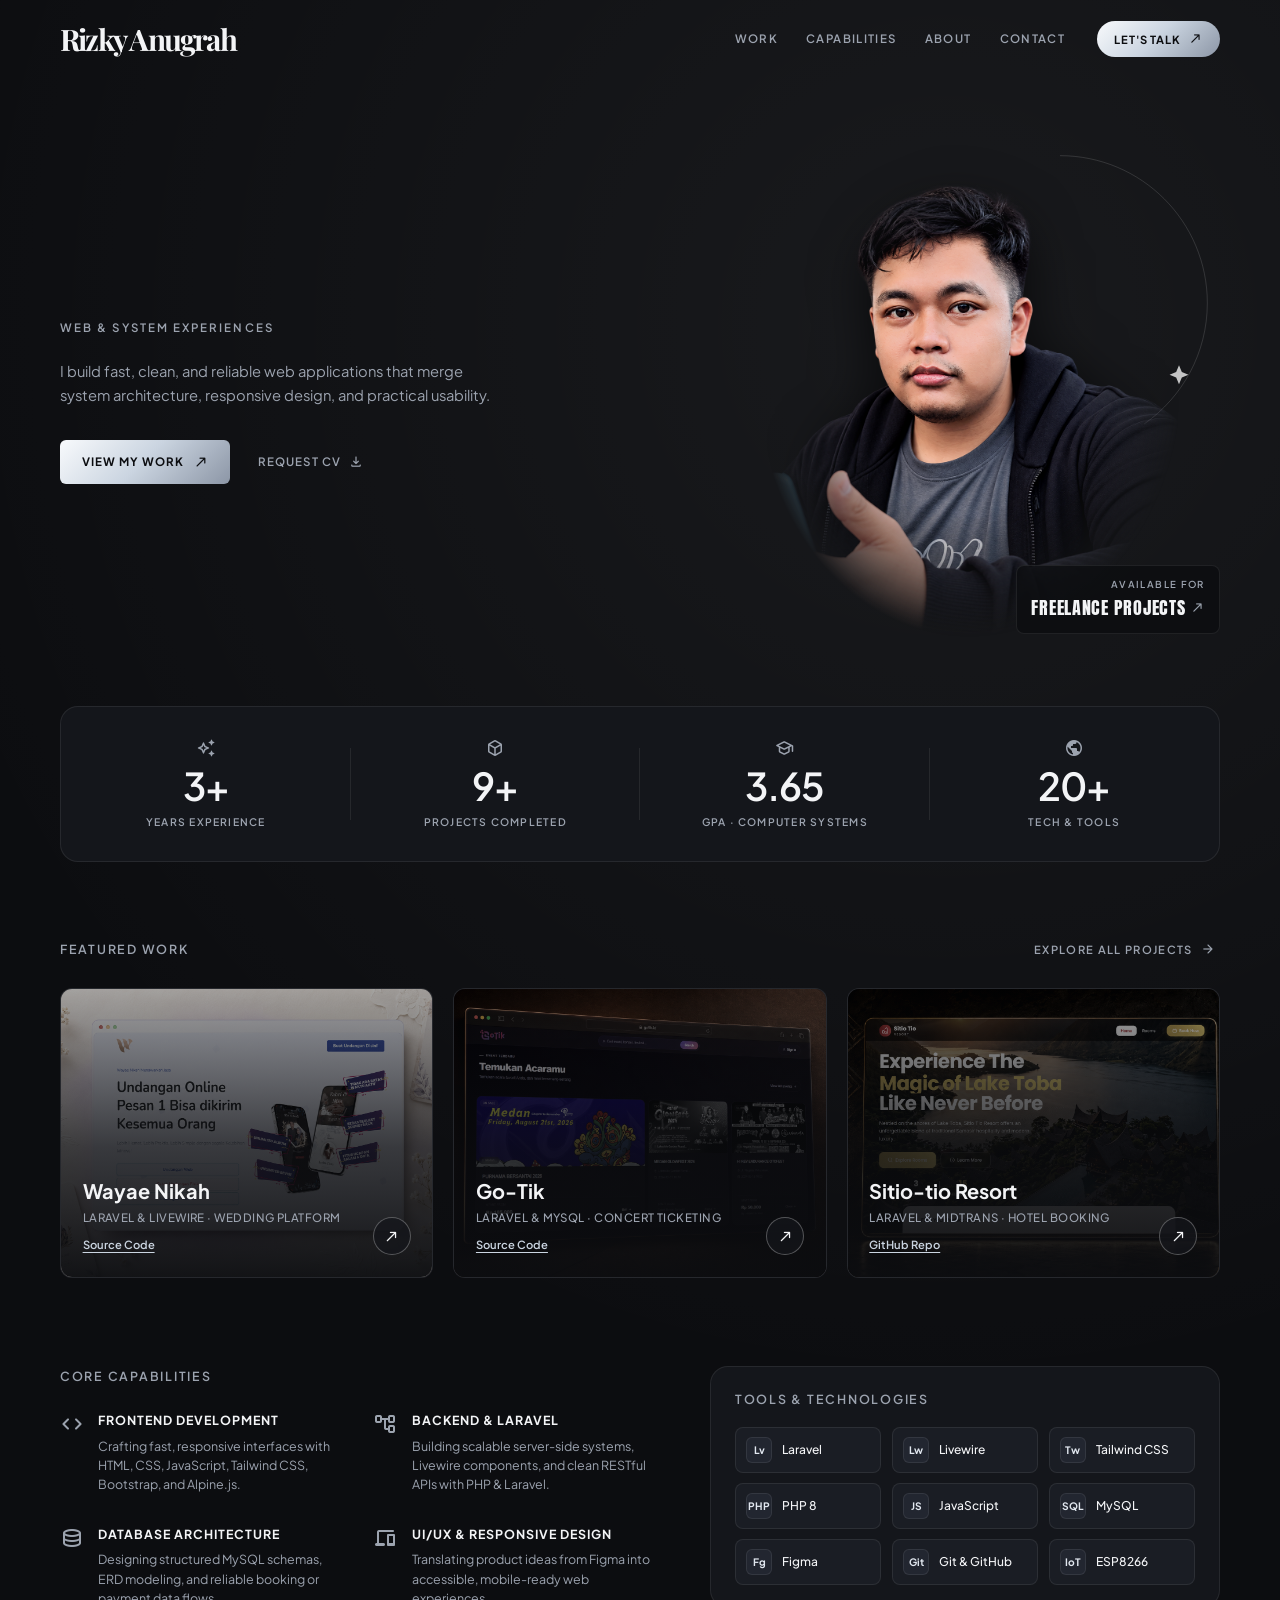
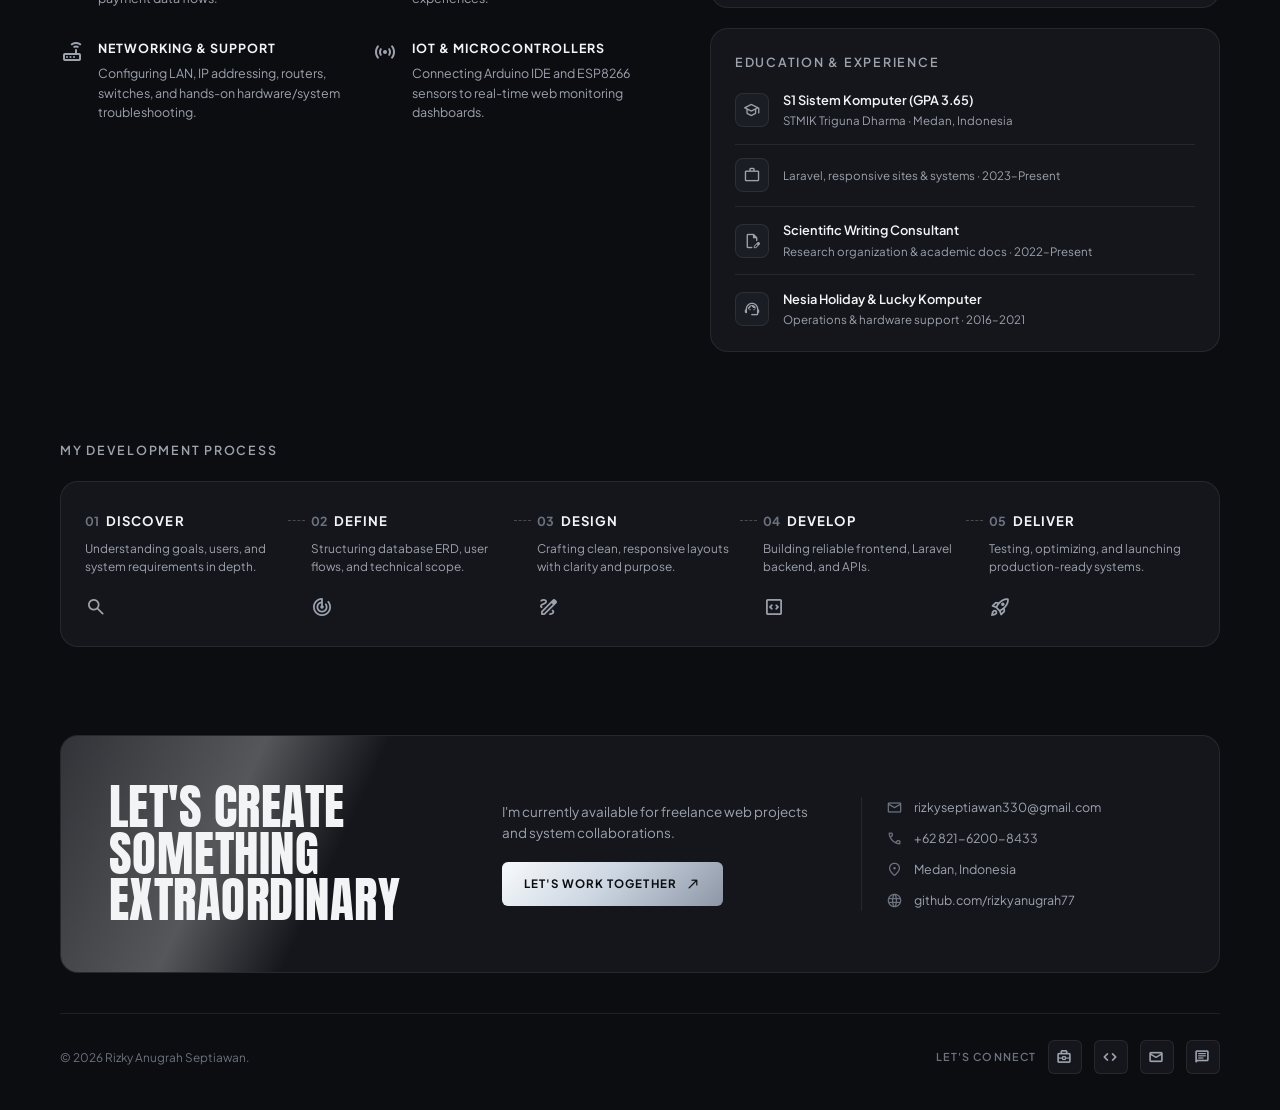
<file: index.html>
<!DOCTYPE html>
<html lang="en">

<head>
  <meta charset="UTF-8">
  <meta name="viewport" content="width=device-width, initial-scale=1">
  <meta name="description"
    content="Portfolio of Rizky Anugrah Septiawan, a Web Developer and System Builder from Medan, Indonesia.">
  <title>Rizky Anugrah Septiawan | Web Developer</title>
  <link rel="preconnect" href="https://fonts.googleapis.com">
  <link rel="preconnect" href="https://fonts.gstatic.com" crossorigin>
  <link
    href="https://fonts.googleapis.com/css2?family=Anton&family=Playfair+Display:ital,wght@0,600;0,700;1,600&family=Plus+Jakarta+Sans:wght@400;500;600;700&family=Material+Symbols+Rounded:opsz,wght,FILL,GRAD@24,400,0,0"
    rel="stylesheet">
  <link rel="stylesheet" href="style.css">
</head>

<body>
  <a class="skip-link" href="#main-content">Skip to content</a>

  <header class="site-header" id="site-header">
    <nav class="nav container" aria-label="Primary navigation">
      <a class="brand" href="#home" aria-label="Rizky Anugrah Septiawan home">Rizky Anugrah</a>
      <div class="nav-right">
        <div class="nav-links">
          <a href="#work">Work</a>
          <a href="#capabilities">Capabilities</a>
          <a href="#about">About</a>
          <a href="#contact">Contact</a>
        </div>
        <a class="btn-pill-metallic" href="#contact">
          <span>Let's Talk</span>
          <span class="material-symbols-rounded" aria-hidden="true">north_east</span>
        </a>
        <button class="menu-button" type="button" aria-expanded="false" aria-controls="mobile-menu">
          <span class="material-symbols-rounded" aria-hidden="true">menu</span>
          <span>Menu</span>
        </button>
      </div>
    </nav>
    <div class="mobile-menu container" id="mobile-menu" hidden>
      <a href="#work">Work</a>
      <a href="#capabilities">Capabilities</a>
      <a href="#about">About</a>
      <a href="#process">Process</a>
      <a href="#contact">Contact</a>
      <a class="btn-pill-metallic mobile-talk" href="#contact">
        <span>Let's Talk</span>
        <span class="material-symbols-rounded" aria-hidden="true">north_east</span>
      </a>
    </div>
  </header>

  <main id="main-content">
    <!-- Hero Section -->
    <section class="hero container" id="home">
      <div class="hero-copy reveal">
        <p class="eyebrow">Web &amp; System Experiences</p>
        <h1>
          <!-- <span>Web</span>
          <span>Developer</span> -->
        </h1>
        <p class="hero-intro">
          I build fast, clean, and reliable web applications that merge system architecture, responsive design, and
          practical usability.
        </p>
        <div class="hero-actions">
          <a class="btn-metallic" href="#work">
            <span>View My Work</span>
            <span class="material-symbols-rounded" aria-hidden="true">north_east</span>
          </a>
          <a class="btn-ghost" href="mailto:rizkyseptiawan330@gmail.com?subject=CV%20Request%20-%20Rizky%20Anugrah">
            <span>Request CV</span>
            <span class="material-symbols-rounded" aria-hidden="true">download</span>
          </a>
        </div>
      </div>

      <div class="hero-visual reveal">
        <div class="hero-orbit" aria-hidden="true">
          <svg viewBox="0 0 360 360" fill="none" xmlns="http://www.w3.org/2000/svg">
            <path d="M180 24C266.156 24 336 93.8436 336 180C336 232.987 309.589 279.805 269.218 308"
              stroke="rgba(255,255,255,0.14)" stroke-width="1" />
            <path d="M306 246L309 253L316 256L309 259L306 266L303 259L296 256L303 253L306 246Z"
              fill="rgba(255,255,255,0.75)" />
          </svg>
        </div>
        <figure class="portrait-wrap z-2">
          <img src="assets/img/my-3.png" alt="Portrait of Rizky Anugrah Septiawan" width="600" height="750"
            fetchpriority="high">
        </figure>
        <a class="availability-badge" href="#contact">
          <span class="avail-label">Available For</span>
          <span class="avail-role">Freelance Projects <span class="material-symbols-rounded"
              aria-hidden="true">north_east</span></span>
        </a>
      </div>
    </section>

    <!-- Stats Bar -->
    <section class="stats-section container reveal" aria-label="Key metrics">
      <div class="stats-bar">
        <div class="stat-item">
          <span class="material-symbols-rounded stat-icon" aria-hidden="true">auto_awesome</span>
          <p class="stat-value">3+</p>
          <p class="stat-label">Years Experience</p>
        </div>
        <div class="stat-item">
          <span class="material-symbols-rounded stat-icon" aria-hidden="true">deployed_code</span>
          <p class="stat-value">9+</p>
          <p class="stat-label">Projects Completed</p>
        </div>
        <div class="stat-item">
          <span class="material-symbols-rounded stat-icon" aria-hidden="true">school</span>
          <p class="stat-value">3.65</p>
          <p class="stat-label">GPA · Computer Systems</p>
        </div>
        <div class="stat-item">
          <span class="material-symbols-rounded stat-icon" aria-hidden="true">public</span>
          <p class="stat-value">20+</p>
          <p class="stat-label">Tech &amp; Tools</p>
        </div>
      </div>
    </section>

    <!-- Featured Work -->
    <section class="work-section container" id="work">
      <div class="section-header reveal">
        <h2 class="section-kicker">Featured Work</h2>
        <button class="explore-toggle" type="button" id="explore-toggle" aria-expanded="false"
          aria-controls="all-projects">
          <span class="explore-label">Explore All Projects</span>
          <span class="material-symbols-rounded" aria-hidden="true">arrow_forward</span>
        </button>
      </div>

      <div class="featured-grid">
        <article class="work-card reveal">
          <img class="work-thumb" src="assets/img/Wayaenikah.png" alt="Wayae Nikah digital wedding invitation platform"
            loading="lazy">
          <div class="work-overlay"></div>
          <div class="work-body">
            <div class="work-meta">
              <h3>Wayae Nikah</h3>
              <p class="work-tags">Laravel &amp; Livewire · Wedding Platform</p>
              <a class="work-source" href="https://github.com/rizkyanugrah77/undangan-digital" target="_blank"
                rel="noopener">Source Code</a>
            </div>
            <a class="circle-action" href="https://wayaenikah.com/" target="_blank" rel="noopener"
              aria-label="Open Wayae Nikah live demo">
              <span class="material-symbols-rounded" aria-hidden="true">north_east</span>
            </a>
          </div>
        </article>

        <article class="work-card reveal">
          <img class="work-thumb" src="assets/img/go-tik.png" alt="Go-Tik concert ticket platform interface"
            loading="lazy">
          <div class="work-overlay"></div>
          <div class="work-body">
            <div class="work-meta">
              <h3>Go-Tik</h3>
              <p class="work-tags">Laravel &amp; MySQL · Concert Ticketing</p>
              <a class="work-source" href="https://github.com/rizkyanugrah77/ticket" target="_blank"
                rel="noopener">Source Code</a>
            </div>
            <a class="circle-action" href="https://go-tik.com/" target="_blank" rel="noopener"
              aria-label="Open Go-Tik live demo">
              <span class="material-symbols-rounded" aria-hidden="true">north_east</span>
            </a>
          </div>
        </article>

        <article class="work-card reveal">
          <img class="work-thumb" src="assets/img/sitio-tio.png" alt="Sitio-tio Resort hotel booking system interface"
            loading="lazy">
          <div class="work-overlay"></div>
          <div class="work-body">
            <div class="work-meta">
              <h3>Sitio-tio Resort</h3>
              <p class="work-tags">Laravel &amp; Midtrans · Hotel Booking</p>
              <a class="work-source" href="https://github.com/rizkyanugrah77/Hotel.git" target="_blank"
                rel="noopener">GitHub Repo</a>
            </div>
            <a class="circle-action" href="https://github.com/rizkyanugrah77/Hotel.git" target="_blank" rel="noopener"
              aria-label="Open Sitio-tio Resort repository">
              <span class="material-symbols-rounded" aria-hidden="true">north_east</span>
            </a>
          </div>
        </article>
      </div>

      <!-- Expandable Remaining Projects -->
      <div class="all-projects-grid" id="all-projects" hidden>
        <article class="work-card">
          <img class="work-thumb" src="assets/img/suhu.png" alt="Water Quality Monitoring IoT dashboard" loading="lazy">
          <div class="work-overlay"></div>
          <div class="work-body">
            <div class="work-meta">
              <h3>Water Quality Monitoring</h3>
              <p class="work-tags">ESP8266 &amp; Laravel · IoT Dashboard</p>
            </div>
            <a class="circle-action" href="https://github.com/rizkyanugrah77/Monitoring-Kualitas-Air" target="_blank"
              rel="noopener" aria-label="Open Water Quality Monitoring source code">
              <span class="material-symbols-rounded" aria-hidden="true">north_east</span>
            </a>
          </div>
        </article>

        <article class="work-card">
          <img class="work-thumb" src="assets/img/nomads.png" alt="Nomads travel web platform" loading="lazy">
          <div class="work-overlay"></div>
          <div class="work-body">
            <div class="work-meta">
              <h3>Nomads Travel</h3>
              <p class="work-tags">JavaScript · Travel Web Platform</p>
            </div>
            <a class="circle-action" href="https://github.com/rizkyanugrah77/Nomads" target="_blank" rel="noopener"
              aria-label="Open Nomads source code">
              <span class="material-symbols-rounded" aria-hidden="true">north_east</span>
            </a>
          </div>
        </article>

        <article class="work-card work-card--text">
          <div class="work-blank-icon"><span class="material-symbols-rounded" aria-hidden="true">thermostat</span></div>
          <div class="work-body">
            <div class="work-meta">
              <h3>Monitoring Suhu</h3>
              <p class="work-tags">PHP · Temperature Monitoring</p>
            </div>
            <a class="circle-action" href="https://github.com/rizkyanugrah77/Monitoring-Suhu" target="_blank"
              rel="noopener" aria-label="Open Monitoring Suhu source code">
              <span class="material-symbols-rounded" aria-hidden="true">north_east</span>
            </a>
          </div>
        </article>

        <article class="work-card work-card--text">
          <div class="work-blank-icon"><span class="material-symbols-rounded" aria-hidden="true">domain</span></div>
          <div class="work-body">
            <div class="work-meta">
              <h3>Sewa Kantor</h3>
              <p class="work-tags">Next.js &amp; TypeScript · Office Rental</p>
            </div>
            <a class="circle-action" href="https://github.com/rizkyanugrah77/Sewa-Kantor" target="_blank" rel="noopener"
              aria-label="Open Sewa Kantor source code">
              <span class="material-symbols-rounded" aria-hidden="true">north_east</span>
            </a>
          </div>
        </article>

        <article class="work-card work-card--text">
          <div class="work-blank-icon"><span class="material-symbols-rounded" aria-hidden="true">storefront</span></div>
          <div class="work-body">
            <div class="work-meta">
              <h3>Luxspace</h3>
              <p class="work-tags">HTML &amp; CSS · E-Commerce Landing</p>
            </div>
            <a class="circle-action" href="https://github.com/rizkyanugrah77/luxspace" target="_blank" rel="noopener"
              aria-label="Open Luxspace source code">
              <span class="material-symbols-rounded" aria-hidden="true">north_east</span>
            </a>
          </div>
        </article>

        <article class="work-card work-card--text">
          <div class="work-blank-icon"><span class="material-symbols-rounded" aria-hidden="true">language</span></div>
          <div class="work-body">
            <div class="work-meta">
              <h3>WordPress Admin</h3>
              <p class="work-tags">WordPress &amp; SEO · 3 Live Sites</p>
            </div>
            <a class="circle-action" href="#contact" aria-label="Ask about WordPress administration">
              <span class="material-symbols-rounded" aria-hidden="true">north_east</span>
            </a>
          </div>
        </article>
      </div>
    </section>

    <!-- Capabilities, Tools & Education/Experience Split -->
    <section class="details-section container" id="capabilities">
      <div class="details-grid">
        <!-- Left: Core Capabilities -->
        <div class="capabilities-col reveal">
          <h2 class="section-kicker">Core Capabilities</h2>
          <div class="capabilities-list">
            <div class="cap-item">
              <span class="material-symbols-rounded cap-icon" aria-hidden="true">code</span>
              <div>
                <h3>Frontend Development</h3>
                <p>Crafting fast, responsive interfaces with HTML, CSS, JavaScript, Tailwind CSS, Bootstrap, and
                  Alpine.js.</p>
              </div>
            </div>
            <div class="cap-item">
              <span class="material-symbols-rounded cap-icon" aria-hidden="true">account_tree</span>
              <div>
                <h3>Backend &amp; Laravel</h3>
                <p>Building scalable server-side systems, Livewire components, and clean RESTful APIs with PHP &amp;
                  Laravel.</p>
              </div>
            </div>
            <div class="cap-item">
              <span class="material-symbols-rounded cap-icon" aria-hidden="true">database</span>
              <div>
                <h3>Database Architecture</h3>
                <p>Designing structured MySQL schemas, ERD modeling, and reliable booking or payment data flows.</p>
              </div>
            </div>
            <div class="cap-item">
              <span class="material-symbols-rounded cap-icon" aria-hidden="true">devices</span>
              <div>
                <h3>UI/UX &amp; Responsive Design</h3>
                <p>Translating product ideas from Figma into accessible, mobile-ready web experiences.</p>
              </div>
            </div>
            <div class="cap-item">
              <span class="material-symbols-rounded cap-icon" aria-hidden="true">router</span>
              <div>
                <h3>Networking &amp; Support</h3>
                <p>Configuring LAN, IP addressing, routers, switches, and hands-on hardware/system troubleshooting.</p>
              </div>
            </div>
            <div class="cap-item">
              <span class="material-symbols-rounded cap-icon" aria-hidden="true">sensors</span>
              <div>
                <h3>IoT &amp; Microcontrollers</h3>
                <p>Connecting Arduino IDE and ESP8266 sensors to real-time web monitoring dashboards.</p>
              </div>
            </div>
          </div>
        </div>

        <!-- Right: Tools & Technologies + Education & Experience -->
        <div class="stack-col" id="about">
          <div class="panel-card reveal">
            <h2 class="section-kicker">Tools &amp; Technologies</h2>
            <div class="tools-grid">
              <div class="tool-badge"><span class="tool-abbr">Lv</span><span>Laravel</span></div>
              <div class="tool-badge"><span class="tool-abbr">Lw</span><span>Livewire</span></div>
              <div class="tool-badge"><span class="tool-abbr">Tw</span><span>Tailwind CSS</span></div>
              <div class="tool-badge"><span class="tool-abbr">PHP</span><span>PHP 8</span></div>
              <div class="tool-badge"><span class="tool-abbr">JS</span><span>JavaScript</span></div>
              <div class="tool-badge"><span class="tool-abbr">SQL</span><span>MySQL</span></div>
              <div class="tool-badge"><span class="tool-abbr">Fg</span><span>Figma</span></div>
              <div class="tool-badge"><span class="tool-abbr">Git</span><span>Git &amp; GitHub</span></div>
              <div class="tool-badge"><span class="tool-abbr">IoT</span><span>ESP8266</span></div>
            </div>
          </div>

          <div class="panel-card reveal">
            <h2 class="section-kicker">Education &amp; Experience</h2>
            <ul class="edu-list">
              <li>
                <span class="material-symbols-rounded edu-icon" aria-hidden="true">school</span>
                <div>
                  <strong>S1 Sistem Komputer (GPA 3.65)</strong>
                  <span>STMIK Triguna Dharma · Medan, Indonesia</span>
                </div>
              </li>
              <li>
                <span class="material-symbols-rounded edu-icon" aria-hidden="true">work</span>
                <div>
                  <!-- <strong>Freelance Web Developer</strong> -->
                  <span>Laravel, responsive sites &amp; systems · 2023–Present</span>
                </div>
              </li>
              <li>
                <span class="material-symbols-rounded edu-icon" aria-hidden="true">edit_document</span>
                <div>
                  <strong>Scientific Writing Consultant</strong>
                  <span>Research organization &amp; academic docs · 2022–Present</span>
                </div>
              </li>
              <li>
                <span class="material-symbols-rounded edu-icon" aria-hidden="true">support_agent</span>
                <div>
                  <strong>Nesia Holiday &amp; Lucky Komputer</strong>
                  <span>Operations &amp; hardware support · 2016–2021</span>
                </div>
              </li>
            </ul>
          </div>
        </div>
      </div>
    </section>

    <!-- Process Section -->
    <section class="process-section container reveal" id="process">
      <h2 class="section-kicker">My Development Process</h2>
      <div class="process-bar">
        <div class="process-step">
          <div class="step-head"><span class="step-num">01</span><span class="step-name">Discover</span></div>
          <p>Understanding goals, users, and system requirements in depth.</p>
          <span class="material-symbols-rounded step-icon" aria-hidden="true">search</span>
        </div>
        <div class="process-step">
          <div class="step-head"><span class="step-num">02</span><span class="step-name">Define</span></div>
          <p>Structuring database ERD, user flows, and technical scope.</p>
          <span class="material-symbols-rounded step-icon" aria-hidden="true">track_changes</span>
        </div>
        <div class="process-step">
          <div class="step-head"><span class="step-num">03</span><span class="step-name">Design</span></div>
          <p>Crafting clean, responsive layouts with clarity and purpose.</p>
          <span class="material-symbols-rounded step-icon" aria-hidden="true">draw</span>
        </div>
        <div class="process-step">
          <div class="step-head"><span class="step-num">04</span><span class="step-name">Develop</span></div>
          <p>Building reliable frontend, Laravel backend, and APIs.</p>
          <span class="material-symbols-rounded step-icon" aria-hidden="true">code_blocks</span>
        </div>
        <div class="process-step">
          <div class="step-head"><span class="step-num">05</span><span class="step-name">Deliver</span></div>
          <p>Testing, optimizing, and launching production-ready systems.</p>
          <span class="material-symbols-rounded step-icon" aria-hidden="true">rocket_launch</span>
        </div>
      </div>
    </section>

    <!-- Bottom CTA & Contact Banner -->
    <section class="cta-section container reveal" id="contact">
      <div class="cta-banner">
        <div class="cta-sweep" aria-hidden="true"></div>
        <div class="cta-headline">
          <h2>Let's Create<br>Something<br>Extraordinary</h2>
        </div>
        <div class="cta-mid">
          <p>I'm currently available for freelance web projects and system collaborations.</p>
          <button class="btn-metallic" type="button" id="toggle-contact-form" aria-expanded="false"
            aria-controls="contact-drawer">
            <span>Let's Work Together</span>
            <span class="material-symbols-rounded" aria-hidden="true">north_east</span>
          </button>
        </div>
        <ul class="cta-info">
          <li>
            <span class="material-symbols-rounded" aria-hidden="true">mail</span>
            <a href="mailto:rizkyseptiawan330@gmail.com">rizkyseptiawan330@gmail.com</a>
          </li>
          <li>
            <span class="material-symbols-rounded" aria-hidden="true">call</span>
            <a href="https://wa.me/6282162008433" target="_blank" rel="noopener">+62 821-6200-8433</a>
          </li>
          <li>
            <span class="material-symbols-rounded" aria-hidden="true">location_on</span>
            <span>Medan, Indonesia</span>
          </li>
          <li>
            <span class="material-symbols-rounded" aria-hidden="true">language</span>
            <a href="https://github.com/rizkyanugrah77" target="_blank" rel="noopener">github.com/rizkyanugrah77</a>
          </li>
        </ul>
      </div>

      <!-- Integrated WhatsApp Contact Form Drawer -->
      <div class="contact-drawer" id="contact-drawer" hidden>
        <form class="contact-form" id="contact-form" novalidate>
          <div class="form-header">
            <div>
              <p class="eyebrow">Direct Message</p>
              <h3>Send a message via WhatsApp</h3>
            </div>
            <button class="close-form" type="button" id="close-contact-form" aria-label="Close message form">
              <span class="material-symbols-rounded" aria-hidden="true">close</span>
            </button>
          </div>
          <div class="form-grid">
            <div>
              <label for="name">Name</label>
              <input id="name" name="name" type="text" autocomplete="name" placeholder="Your name" required>
            </div>
            <div>
              <label for="email">Email</label>
              <input id="email" name="email" type="email" autocomplete="email" placeholder="email@example.com" required>
            </div>
          </div>
          <label for="subject">Subject</label>
          <input id="subject" name="subject" type="text" placeholder="What would you like to discuss?" required>
          <label for="message">Message</label>
          <textarea id="message" name="message" rows="4"
            placeholder="Share a few details about your project or opportunity." required></textarea>
          <div class="form-footer">
            <p class="form-status" id="form-status" aria-live="polite"></p>
            <button class="btn-metallic" type="submit">
              <span>Send via WhatsApp</span>
              <span class="material-symbols-rounded" aria-hidden="true">north_east</span>
            </button>
          </div>
        </form>
      </div>
    </section>
  </main>

  <footer class="footer container">
    <p>&copy; 2026 Rizky Anugrah Septiawan. </p>
    <div class="footer-connect">
      <span>Let's Connect</span>
      <a href="https://www.linkedin.com/in/rizky-anugrah-9637b028b/" target="_blank" rel="noopener"
        aria-label="LinkedIn">
        <span class="material-symbols-rounded" aria-hidden="true">business_center</span>
      </a>
      <a href="https://github.com/rizkyanugrah77" target="_blank" rel="noopener" aria-label="GitHub">
        <span class="material-symbols-rounded" aria-hidden="true">code</span>
      </a>
      <a href="mailto:rizkyseptiawan330@gmail.com" aria-label="Email">
        <span class="material-symbols-rounded" aria-hidden="true">mail</span>
      </a>
      <a href="https://wa.me/6282162008433" target="_blank" rel="noopener" aria-label="WhatsApp">
        <span class="material-symbols-rounded" aria-hidden="true">chat</span>
      </a>
    </div>
  </footer>

  <script src="script.js"></script>
</body>

</html>
</file>
<file: style.css>
:root {
  --bg: #0c0d10;
  --surface: #14161b;
  --surface-2: #1a1d24;
  --surface-3: #222630;
  --border: rgba(255, 255, 255, 0.08);
  --border-strong: rgba(255, 255, 255, 0.2);
  --text: #f3f4f6;
  --text-muted: #9ca3af;
  --text-dim: #6b7280;
  --silver-grad: linear-gradient(135deg, #f8fafc 0%, #cbd5e1 48%, #8c96a6 100%);
  --silver-hover: linear-gradient(135deg, #ffffff 0%, #e2e8f0 55%, #a3b0c2 100%);
  --display: "Anton", Impact, sans-serif;
  --serif: "Playfair Display", Georgia, serif;
  --sans: "Plus Jakarta Sans", system-ui, -apple-system, sans-serif;
  --radius-lg: 18px;
  --radius-md: 12px;
  --radius-sm: 8px;
}

*,
*::before,
*::after {
  box-sizing: border-box;
}

html {
  scroll-behavior: smooth;
}

body {
  margin: 0;
  background-color: var(--bg);
  background-image: radial-gradient(circle at 74% 12%, rgba(255, 255, 255, 0.055) 0%, transparent 42%);
  color: var(--text);
  font: 400 15px/1.65 var(--sans);
  -webkit-font-smoothing: antialiased;
  overflow-x: hidden;
}

a {
  color: inherit;
  text-decoration: none;
}

button,
input,
textarea {
  font: inherit;
  color: inherit;
}

img {
  display: block;
  max-width: 100%;
}

ul,
ol {
  margin: 0;
  padding: 0;
  list-style: none;
}

.container {
  width: min(1160px, calc(100% - 40px));
  margin-inline: auto;
}

.skip-link {
  position: absolute;
  left: 1rem;
  top: -5rem;
  z-index: 50;
  padding: 0.65rem 1rem;
  border-radius: var(--radius-sm);
  background: #fff;
  color: var(--bg);
  font-weight: 700;
}

.skip-link:focus {
  top: 1rem;
}

:focus-visible {
  outline: 2px solid #e2e8f0;
  outline-offset: 3px;
}

/* Header */
.site-header {
  position: sticky;
  top: 0;
  z-index: 30;
  border-bottom: 1px solid transparent;
  transition: background-color 0.25s ease, border-color 0.25s ease;
}

.site-header.scrolled {
  background: rgba(12, 13, 16, 0.88);
  backdrop-filter: blur(12px);
  border-color: var(--border);
}

.nav {
  min-height: 78px;
  display: flex;
  align-items: center;
  justify-content: space-between;
  gap: 1.5rem;
}

.brand {
  font: 700 1.85rem/1 var(--serif);
  letter-spacing: -0.06em;
  color: var(--text);
}

.nav-right {
  display: flex;
  align-items: center;
  gap: 2rem;
}

.nav-links {
  display: flex;
  align-items: center;
  gap: 1.75rem;
}

.nav-links a {
  font-size: 0.72rem;
  font-weight: 600;
  letter-spacing: 0.12em;
  text-transform: uppercase;
  color: var(--text-muted);
  transition: color 0.2s ease;
}

.nav-links a:hover {
  color: var(--text);
}

.btn-pill-metallic {
  display: inline-flex;
  align-items: center;
  gap: 0.45rem;
  padding: 0.52rem 1.05rem;
  border-radius: 999px;
  background: var(--silver-grad);
  color: var(--bg);
  font-size: 0.7rem;
  font-weight: 700;
  letter-spacing: 0.08em;
  text-transform: uppercase;
  transition: transform 0.2s ease, filter 0.2s ease;
}

.btn-pill-metallic:hover {
  transform: translateY(-1px);
  filter: brightness(1.06);
}

.btn-pill-metallic .material-symbols-rounded {
  font-size: 15px;
}

.menu-button,
.mobile-menu {
  display: none;
}

/* Hero Section */
.hero {
  display: grid;
  grid-template-columns: 1.05fr 0.95fr;
  align-items: center;
  gap: clamp(2rem, 5vw, 4rem);
  padding-block: clamp(2.5rem, 5vw, 4.25rem) clamp(2rem, 4vw, 3rem);
}

.eyebrow {
  margin: 0 0 0.85rem;
  color: var(--text-muted);
  font-size: 0.72rem;
  font-weight: 600;
  letter-spacing: 0.18em;
  text-transform: uppercase;
}

.hero h1 {
  margin: 0;
  font-family: var(--display);
  font-size: clamp(3.8rem, 8.6vw, 7rem);
  font-weight: 400;
  line-height: 0.92;
  letter-spacing: 0.01em;
  text-transform: uppercase;
  color: #e5e7eb;
}

.hero h1 span {
  display: block;
}

.hero-intro {
  max-width: 440px;
  margin: 1.4rem 0 0;
  color: var(--text-muted);
  font-size: 0.92rem;
  line-height: 1.65;
}

.hero-actions {
  display: flex;
  flex-wrap: wrap;
  align-items: center;
  gap: 1.2rem;
  margin-top: 2rem;
}

.btn-metallic {
  display: inline-flex;
  align-items: center;
  justify-content: center;
  gap: 0.55rem;
  min-height: 44px;
  padding: 0.7rem 1.35rem;
  border: 0;
  border-radius: 6px;
  background: var(--silver-grad);
  color: var(--bg);
  font-size: 0.72rem;
  font-weight: 700;
  letter-spacing: 0.09em;
  text-transform: uppercase;
  cursor: pointer;
  transition: transform 0.2s ease, background 0.2s ease;
}

.btn-metallic:hover {
  transform: translateY(-1px);
  background: var(--silver-hover);
}

.btn-metallic .material-symbols-rounded {
  font-size: 16px;
}

.btn-ghost {
  display: inline-flex;
  align-items: center;
  gap: 0.45rem;
  min-height: 44px;
  padding: 0.7rem 0.5rem;
  color: var(--text-muted);
  font-size: 0.72rem;
  font-weight: 600;
  letter-spacing: 0.1em;
  text-transform: uppercase;
  transition: color 0.2s ease;
}

.btn-ghost:hover {
  color: var(--text);
}

.btn-ghost .material-symbols-rounded {
  font-size: 16px;
}

/* Hero Visual & Portrait */
.hero-visual {
  position: relative;
  isolation: isolate;
  display: flex;
  justify-content: center;
  align-items: flex-end;
}

.hero-orbit {
  position: absolute;
  inset: -10px -10px auto auto;
  width: 340px;
  height: 340px;
  pointer-events: none;
  z-index: -1;
}

.portrait-wrap {
  position: relative;
  z-index: 1;
  margin: 0;
  width: min(470px, 100%);
  -webkit-mask-image: radial-gradient(ellipse 47% 52% at 52% 46%, #000 50%, rgba(0, 0, 0, 0.55) 72%, transparent 96%);
  mask-image: radial-gradient(ellipse 47% 52% at 52% 46%, #000 50%, rgba(0, 0, 0, 0.55) 72%, transparent 96%);
}

.portrait-wrap img {
  width: 100%;
  height: auto;
  object-fit: contain;
  filter: contrast(1.04) brightness(0.95) drop-shadow(0 12px 28px rgba(0, 0, 0, 0.65));
}

.availability-badge {
  position: absolute;
  right: 0;
  bottom: 1.5rem;
  z-index: 2;
  text-align: right;
  padding: 0.65rem 0.9rem;
  border-radius: var(--radius-sm);
  background: rgba(12, 13, 16, 0.78);
  border: 1px solid var(--border);
  transition: border-color 0.2s ease;
}

.availability-badge:hover {
  border-color: var(--border-strong);
}

.avail-label {
  display: block;
  font-size: 0.6rem;
  font-weight: 600;
  letter-spacing: 0.14em;
  text-transform: uppercase;
  color: var(--text-muted);
}

.avail-role {
  display: inline-flex;
  align-items: center;
  gap: 0.25rem;
  font-family: var(--display);
  font-size: 1.15rem;
  letter-spacing: 0.04em;
  text-transform: uppercase;
  color: var(--text);
}

.avail-role .material-symbols-rounded {
  font-size: 15px;
  color: var(--text-muted);
}

/* Stats Bar */
.stats-section {
  margin-bottom: clamp(3rem, 6vw, 4.5rem);
}

.stats-bar {
  display: grid;
  grid-template-columns: repeat(4, 1fr);
  background: var(--surface);
  border: 1px solid var(--border);
  border-radius: var(--radius-lg);
  padding: 1.6rem 0;
}

.stat-item {
  position: relative;
  text-align: center;
  padding: 0.35rem 1.25rem;
}

.stat-item:not(:last-child)::after {
  content: "";
  position: absolute;
  right: 0;
  top: 15%;
  bottom: 15%;
  width: 1px;
  background: var(--border);
}

.stat-icon {
  font-size: 20px;
  color: var(--text-muted);
  margin-bottom: 0.35rem;
}

.stat-value {
  margin: 0;
  font-size: clamp(1.85rem, 3vw, 2.5rem);
  font-weight: 600;
  line-height: 1.1;
  letter-spacing: -0.02em;
  color: var(--text);
}

.stat-label {
  margin: 0.35rem 0 0;
  font-size: 0.65rem;
  font-weight: 600;
  letter-spacing: 0.12em;
  text-transform: uppercase;
  color: var(--text-muted);
}

/* Section Headers */
.section-header {
  display: flex;
  align-items: center;
  justify-content: space-between;
  gap: 1rem;
  margin-bottom: 1.5rem;
}

.section-kicker {
  margin: 0;
  font-size: 0.78rem;
  font-weight: 600;
  letter-spacing: 0.14em;
  text-transform: uppercase;
  color: var(--text-muted);
}

.explore-toggle {
  display: inline-flex;
  align-items: center;
  gap: 0.45rem;
  padding: 0.35rem 0.25rem;
  border: 0;
  background: transparent;
  color: var(--text-muted);
  font-size: 0.7rem;
  font-weight: 600;
  letter-spacing: 0.12em;
  text-transform: uppercase;
  cursor: pointer;
  transition: color 0.2s ease;
}

.explore-toggle:hover {
  color: var(--text);
}

.explore-toggle .material-symbols-rounded {
  font-size: 16px;
  transition: transform 0.25s ease;
}

.explore-toggle[aria-expanded="true"] .material-symbols-rounded {
  transform: rotate(90deg);
}

/* Featured Work */
.work-section {
  margin-bottom: clamp(3.5rem, 7vw, 5.5rem);
}

.featured-grid,
.all-projects-grid {
  display: grid;
  grid-template-columns: repeat(3, minmax(0, 1fr));
  gap: 1.25rem;
}

.all-projects-grid {
  margin-top: 1.25rem;
}

.all-projects-grid[hidden] {
  display: none;
}

.work-card {
  position: relative;
  min-height: 290px;
  border-radius: var(--radius-md);
  border: 1px solid var(--border);
  background: var(--surface);
  overflow: hidden;
  display: flex;
  flex-direction: column;
  justify-content: flex-end;
  transition: border-color 0.25s ease, transform 0.25s ease;
}

.work-card:hover {
  border-color: var(--border-strong);
  transform: translateY(-3px);
}

.work-thumb {
  position: absolute;
  inset: 0;
  width: 100%;
  height: 100%;
  object-fit: cover;
  filter: grayscale(40%) brightness(0.72) contrast(1.06);
  transition: transform 0.45s ease, filter 0.35s ease;
}

.work-card:hover .work-thumb {
  transform: scale(1.04);
  filter: grayscale(10%) brightness(0.84) contrast(1.06);
}

.work-overlay {
  position: absolute;
  inset: 0;
  background: linear-gradient(180deg, rgba(12, 13, 16, 0.12) 0%, rgba(12, 13, 16, 0.72) 55%, rgba(12, 13, 16, 0.96) 100%);
}

.work-card--text {
  min-height: 210px;
  justify-content: space-between;
  padding: 1.35rem;
  background: linear-gradient(160deg, var(--surface-2) 0%, var(--surface) 100%);
}

.work-card--text .work-body {
  padding: 0;
}

.work-blank-icon {
  width: 40px;
  height: 40px;
  border-radius: 10px;
  border: 1px solid var(--border);
  background: var(--surface-3);
  display: grid;
  place-items: center;
  color: var(--text-muted);
}

.work-body {
  position: relative;
  z-index: 2;
  padding: 1.35rem;
  display: flex;
  align-items: flex-end;
  justify-content: space-between;
  gap: 0.75rem;
}

.work-meta h3 {
  margin: 0;
  font-size: 1.25rem;
  font-weight: 700;
  line-height: 1.2;
  color: var(--text);
}

.work-tags {
  margin: 0.35rem 0 0;
  font-size: 0.72rem;
  font-weight: 500;
  letter-spacing: 0.04em;
  text-transform: uppercase;
  color: var(--text-muted);
}

.work-source {
  display: inline-block;
  margin-top: 0.45rem;
  font-size: 0.7rem;
  font-weight: 600;
  color: #cbd5e1;
  text-decoration: underline;
  text-underline-offset: 3px;
}

.work-source:hover {
  color: #fff;
}

.circle-action {
  flex: none;
  width: 38px;
  height: 38px;
  border-radius: 50%;
  border: 1px solid rgba(255, 255, 255, 0.28);
  background: rgba(20, 22, 27, 0.75);
  display: grid;
  place-items: center;
  color: var(--text);
  transition: background-color 0.2s ease, color 0.2s ease, border-color 0.2s ease;
}

.circle-action:hover {
  background: #f3f4f6;
  color: var(--bg);
  border-color: #f3f4f6;
}

.circle-action .material-symbols-rounded {
  font-size: 17px;
}

/* Capabilities + Tools & Education Split */
.details-section {
  margin-bottom: clamp(3.5rem, 7vw, 5.5rem);
}

.details-grid {
  display: grid;
  grid-template-columns: 1.08fr 0.92fr;
  gap: clamp(2rem, 4vw, 3.5rem);
  align-items: start;
}

.capabilities-col .section-kicker {
  margin-bottom: 1.5rem;
}

.capabilities-list {
  display: grid;
  grid-template-columns: repeat(2, minmax(0, 1fr));
  gap: 1.85rem 1.75rem;
}

.cap-item {
  display: flex;
  align-items: flex-start;
  gap: 0.9rem;
}

.cap-icon {
  flex: none;
  margin-top: 2px;
  font-size: 24px;
  color: var(--text-muted);
}

.cap-item h3 {
  margin: 0;
  font-size: 0.78rem;
  font-weight: 700;
  letter-spacing: 0.08em;
  text-transform: uppercase;
  color: var(--text);
}

.cap-item p {
  margin: 0.35rem 0 0;
  font-size: 0.78rem;
  line-height: 1.55;
  color: var(--text-muted);
}

.stack-col {
  display: grid;
  gap: 1.25rem;
}

.panel-card {
  background: var(--surface);
  border: 1px solid var(--border);
  border-radius: var(--radius-lg);
  padding: 1.4rem 1.5rem;
}

.panel-card .section-kicker {
  margin-bottom: 1.1rem;
}

.tools-grid {
  display: grid;
  grid-template-columns: repeat(3, minmax(0, 1fr));
  gap: 0.65rem;
}

.tool-badge {
  display: flex;
  align-items: center;
  gap: 0.6rem;
  padding: 0.55rem 0.65rem;
  border-radius: var(--radius-sm);
  background: var(--surface-2);
  border: 1px solid var(--border);
  font-size: 0.75rem;
  font-weight: 500;
  color: var(--text);
}

.tool-abbr {
  flex: none;
  width: 26px;
  height: 26px;
  border-radius: 6px;
  background: var(--surface-3);
  border: 1px solid var(--border);
  display: grid;
  place-items: center;
  font-size: 0.64rem;
  font-weight: 700;
  color: #e2e8f0;
}

.edu-list {
  display: grid;
  gap: 0.85rem;
}

.edu-list li {
  display: flex;
  align-items: center;
  gap: 0.85rem;
  padding-top: 0.85rem;
  border-top: 1px solid var(--border);
}

.edu-list li:first-child {
  padding-top: 0;
  border-top: 0;
}

.edu-list .edu-icon {
  flex: none;
  width: 34px;
  height: 34px;
  border-radius: 8px;
  background: var(--surface-2);
  border: 1px solid var(--border);
  display: inline-flex;
  align-items: center;
  justify-content: center;
  font-size: 18px;
  line-height: 1;
  color: var(--text-muted);
}

.edu-list strong {
  display: block;
  font-size: 0.8rem;
  font-weight: 600;
  color: var(--text);
}

.edu-list li > div span {
  display: block;
  font-size: 0.72rem;
  color: var(--text-muted);
}

/* Process Section */
.process-section {
  margin-bottom: clamp(3.5rem, 7vw, 5.5rem);
}

.process-section .section-kicker {
  margin-bottom: 1.25rem;
}

.process-bar {
  display: grid;
  grid-template-columns: repeat(5, minmax(0, 1fr));
  gap: 1.25rem;
  padding: 1.75rem 1.5rem;
  background: var(--surface);
  border: 1px solid var(--border);
  border-radius: var(--radius-lg);
}

.process-step {
  position: relative;
  display: flex;
  flex-direction: column;
}

.process-step:not(:last-child)::after {
  content: "";
  position: absolute;
  top: 0.65rem;
  right: -0.9rem;
  width: 1.1rem;
  border-top: 1px dashed rgba(255, 255, 255, 0.22);
}

.step-head {
  display: flex;
  align-items: baseline;
  gap: 0.45rem;
}

.step-num {
  font-size: 0.78rem;
  font-weight: 700;
  color: var(--text-dim);
}

.step-name {
  font-size: 0.82rem;
  font-weight: 700;
  letter-spacing: 0.08em;
  text-transform: uppercase;
  color: var(--text);
}

.process-step p {
  margin: 0.55rem 0 1.25rem;
  font-size: 0.74rem;
  line-height: 1.5;
  color: var(--text-muted);
}

.step-icon {
  margin-top: auto;
  font-size: 22px;
  color: var(--text-muted);
}

/* CTA Banner & Contact Drawer */
.cta-section {
  margin-bottom: 2.5rem;
}

.cta-banner {
  position: relative;
  overflow: hidden;
  display: grid;
  grid-template-columns: 1.05fr 0.95fr 0.9fr;
  align-items: center;
  gap: 2rem;
  padding: clamp(2rem, 4vw, 3rem);
  background: var(--surface);
  border: 1px solid var(--border);
  border-radius: var(--radius-lg);
}

.cta-sweep {
  position: absolute;
  inset: 0 auto 0 -10%;
  width: 44%;
  background: linear-gradient(115deg, rgba(255, 255, 255, 0.04) 0%, rgba(255, 255, 255, 0.28) 52%, transparent 72%);
  pointer-events: none;
}

.cta-headline {
  position: relative;
  z-index: 1;
}

.cta-headline h2 {
  margin: 0;
  font-family: var(--display);
  font-size: clamp(2.1rem, 3.8vw, 3.15rem);
  font-weight: 400;
  line-height: 0.96;
  letter-spacing: 0.01em;
  text-transform: uppercase;
  color: var(--text);
}

.cta-mid {
  position: relative;
  z-index: 1;
}

.cta-mid p {
  margin: 0 0 1.15rem;
  font-size: 0.84rem;
  line-height: 1.55;
  color: var(--text-muted);
}

.cta-info {
  position: relative;
  z-index: 1;
  display: grid;
  gap: 0.65rem;
  padding-left: 1.5rem;
  border-left: 1px solid var(--border);
}

.cta-info li {
  display: flex;
  align-items: center;
  gap: 0.65rem;
  font-size: 0.78rem;
  color: var(--text-muted);
}

.cta-info .material-symbols-rounded {
  font-size: 17px;
  color: var(--text-dim);
}

.cta-info a:hover {
  color: var(--text);
}

/* Integrated Contact Drawer */
.contact-drawer {
  margin-top: 1.25rem;
  background: var(--surface);
  border: 1px solid var(--border);
  border-radius: var(--radius-lg);
  padding: clamp(1.5rem, 3vw, 2.25rem);
}

.contact-drawer[hidden] {
  display: none;
}

.form-header {
  display: flex;
  align-items: flex-start;
  justify-content: space-between;
  gap: 1rem;
  margin-bottom: 1.25rem;
}

.form-header .eyebrow {
  margin-bottom: 0.25rem;
}

.form-header h3 {
  margin: 0;
  font-size: 1.25rem;
  font-weight: 700;
}

.close-form {
  width: 36px;
  height: 36px;
  border-radius: 50%;
  border: 1px solid var(--border);
  background: var(--surface-2);
  display: grid;
  place-items: center;
  cursor: pointer;
  color: var(--text-muted);
}

.close-form:hover {
  color: var(--text);
  border-color: var(--border-strong);
}

.form-grid {
  display: grid;
  grid-template-columns: 1fr 1fr;
  gap: 1rem;
}

.contact-form label {
  display: block;
  margin: 0.85rem 0 0.35rem;
  font-size: 0.72rem;
  font-weight: 600;
  letter-spacing: 0.06em;
  text-transform: uppercase;
  color: var(--text-muted);
}

.contact-form input,
.contact-form textarea {
  width: 100%;
  padding: 0.72rem 0.9rem;
  border-radius: var(--radius-sm);
  border: 1px solid var(--border);
  background: var(--surface-2);
  color: var(--text);
  font-size: 0.88rem;
}

.contact-form input:focus,
.contact-form textarea:focus {
  outline: none;
  border-color: var(--border-strong);
}

.contact-form textarea {
  resize: vertical;
}

.form-footer {
  display: flex;
  align-items: center;
  justify-content: space-between;
  gap: 1rem;
  margin-top: 1.1rem;
}

.form-status {
  margin: 0;
  font-size: 0.8rem;
  color: #cbd5e1;
}

/* Footer */
.footer {
  border-top: 1px solid var(--border);
  padding-block: 1.65rem 2.25rem;
  display: flex;
  align-items: center;
  justify-content: space-between;
  gap: 1rem;
  font-size: 0.74rem;
  color: var(--text-dim);
}

.footer p {
  margin: 0;
}

.footer-connect {
  display: flex;
  align-items: center;
  gap: 0.75rem;
}

.footer-connect span {
  font-size: 0.68rem;
  font-weight: 600;
  letter-spacing: 0.1em;
  text-transform: uppercase;
}

.footer-connect a {
  width: 34px;
  height: 34px;
  border-radius: 6px;
  border: 1px solid var(--border);
  background: var(--surface);
  display: grid;
  place-items: center;
  color: var(--text-muted);
  transition: color 0.2s ease, border-color 0.2s ease;
}

.footer-connect a:hover {
  color: var(--text);
  border-color: var(--border-strong);
}

.footer-connect .material-symbols-rounded {
  font-size: 16px;
}

/* Scroll Reveal */
.reveal {
  opacity: 1;
  transform: none;
}

.js .reveal {
  opacity: 0;
  transform: translateY(16px);
  transition: opacity 0.55s ease, transform 0.55s ease;
}

.js .reveal.is-visible {
  opacity: 1;
  transform: none;
}

/* Responsive Breakpoints */
@media (max-width: 960px) {
  .nav-links,
  .nav-right > .btn-pill-metallic {
    display: none;
  }

  .menu-button {
    display: inline-flex;
    align-items: center;
    gap: 0.35rem;
    min-height: 42px;
    padding: 0 0.9rem;
    border-radius: 999px;
    border: 1px solid var(--border-strong);
    background: var(--surface);
    font-size: 0.74rem;
    font-weight: 600;
    cursor: pointer;
  }

  .mobile-menu {
    padding: 0.5rem 0 1.25rem;
    border-bottom: 1px solid var(--border);
  }

  .mobile-menu.open {
    display: grid;
    gap: 0.25rem;
  }

  .mobile-menu a:not(.mobile-talk) {
    padding: 0.65rem 0;
    border-bottom: 1px solid var(--border);
    font-size: 0.85rem;
    font-weight: 600;
    color: var(--text-muted);
  }

  .mobile-talk {
    width: max-content;
    margin-top: 0.75rem;
  }

  .hero {
    grid-template-columns: 1fr;
    gap: 2.5rem;
  }

  .stats-bar {
    grid-template-columns: repeat(2, 1fr);
    gap: 1.5rem 0;
  }

  .stat-item:nth-child(2)::after {
    display: none;
  }

  .featured-grid,
  .all-projects-grid {
    grid-template-columns: repeat(2, minmax(0, 1fr));
  }

  .details-grid {
    grid-template-columns: 1fr;
  }

  .process-bar {
    grid-template-columns: repeat(2, minmax(0, 1fr));
  }

  .process-step::after {
    display: none;
  }

  .cta-banner {
    grid-template-columns: 1fr;
    gap: 1.5rem;
  }

  .cta-info {
    padding-left: 0;
    padding-top: 1.25rem;
    border-left: 0;
    border-top: 1px solid var(--border);
  }
}

@media (max-width: 640px) {
  .container {
    width: min(100% - 28px, 1160px);
  }

  .hero h1 {
    font-size: clamp(3.1rem, 15vw, 4.4rem);
  }

  .availability-badge {
    bottom: 0.75rem;
  }

  .featured-grid,
  .all-projects-grid,
  .capabilities-list,
  .process-bar,
  .form-grid {
    grid-template-columns: 1fr;
  }

  .tools-grid {
    grid-template-columns: repeat(2, minmax(0, 1fr));
  }

  .form-footer,
  .footer {
    flex-direction: column;
    align-items: flex-start;
  }
}

@media (prefers-reduced-motion: reduce) {
  html {
    scroll-behavior: auto;
  }

  .js .reveal {
    opacity: 1;
    transform: none;
    transition: none;
  }

  *,
  *::before,
  *::after {
    transition-duration: 0.01ms !important;
    animation-duration: 0.01ms !important;
  }
}
</file>
